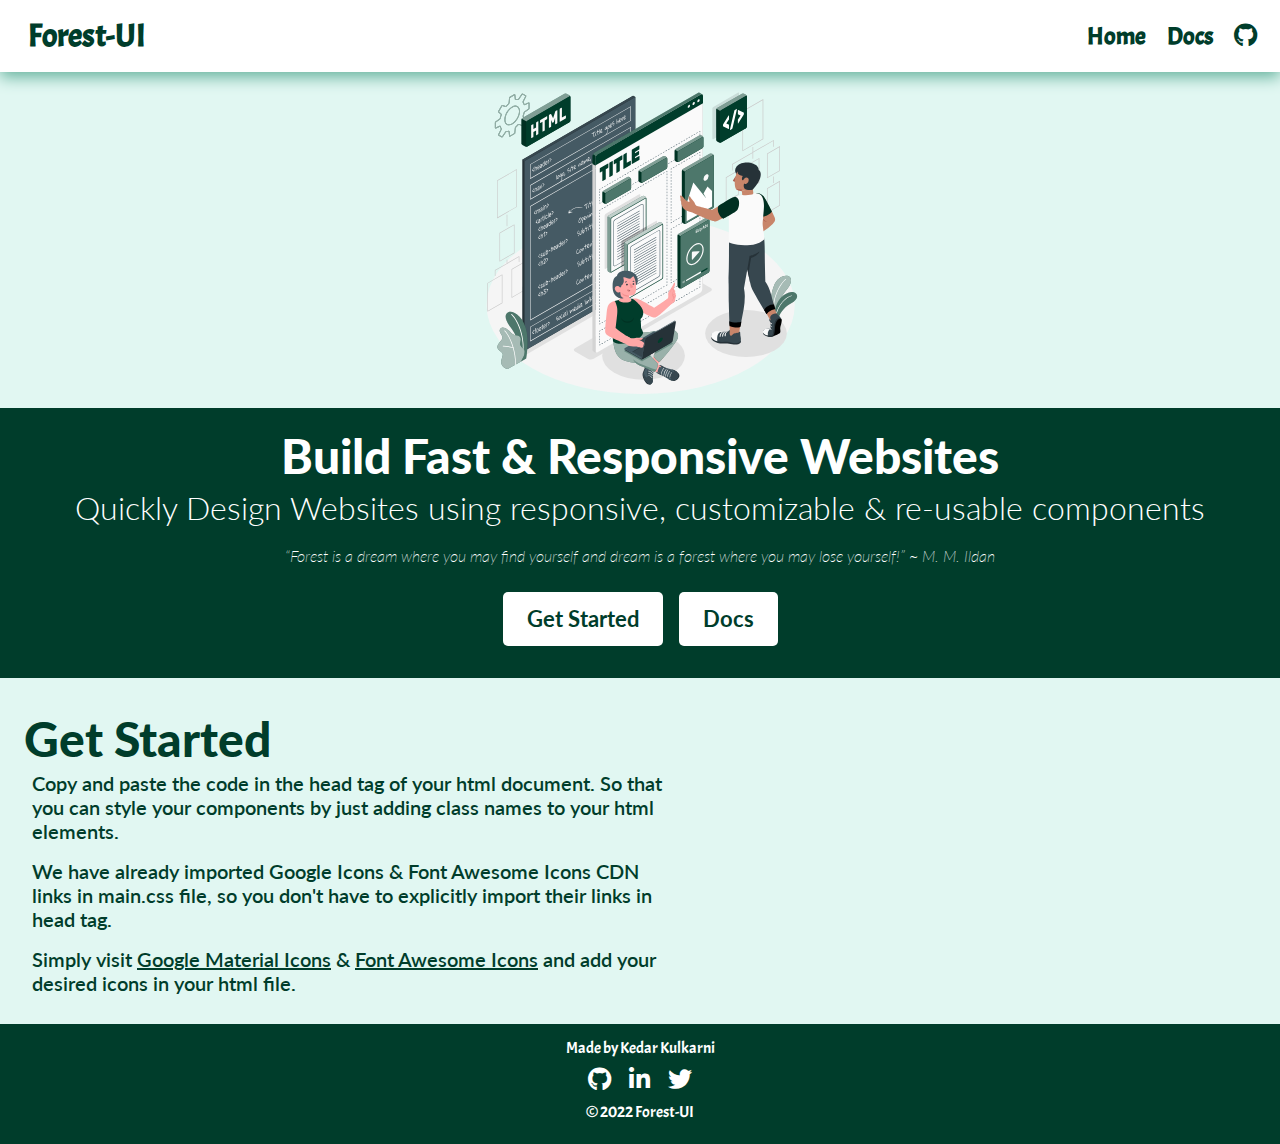
<file: index.html>
<!DOCTYPE html>
<html lang="en">
  <head>
    <meta charset="UTF-8" />
    <meta http-equiv="X-UA-Compatible" content="IE=edge" />
    <meta name="viewport" content="width=device-width, initial-scale=1.0" />
    <link href="/assets/Images/letter-f.ico" type="image/x-icon" rel="icon" />
    <link rel="apple-touch-icon" href="/assets/Images/letter-f.ico" />
    <link rel="stylesheet" href="style.css" />
    <link
      rel="stylesheet"
      href="https://fonts.googleapis.com/icon?family=Material+Icons"
    />
    <link
      rel="stylesheet"
      href="https://cdnjs.cloudflare.com/ajax/libs/font-awesome/5.15.2/css/all.min.css"
      integrity="sha512-HK5fgLBL+xu6dm/Ii3z4xhlSUyZgTT9tuc/hSrtw6uzJOvgRr2a9jyxxT1ely+B+xFAmJKVSTbpM/CuL7qxO8w=="
      crossorigin="anonymous"
    />
    <title>Forest-UI - CSS Library to build faster websites</title>
  </head>
  <body>
    <!-- main nav -->
    <nav>
      <div class="nav-brand fs-md"><a href="#">Forest-UI</a></div>
      <ul class="nav-pills fs-sm-plus fw-bold">
        <li><a href="#">Home</a></li>
        <li><a href="../docs-site/docs.html">Docs</a></li>
        <li>
          <a href="https://github.com/kedark152/Forest-UI" target="_blank"
            ><i class="fab fa-github"></i
          ></a>
        </li>
      </ul>
    </nav>
    <!-- Header -->
    <header class="pd-xsm">
      <img
        class="hero-img"
        src="../assets/Images/forest-hero1.svg"
        alt="hero-image"
      />
    </header>
    <!-- Section-1 -->
    <section class="section-1 flex-column-center pd-sm">
      <h1 class="title">Build Fast & Responsive Websites</h1>
      <h2 class="mg-bottom-sm fw-light">
        Quickly Design Websites using responsive, customizable & re-usable
        components
      </h2>
      <q class="mg-bottom-xsm fs-sm fs-italic fw-lighter">
        “Forest is a dream where you may find yourself and dream is a forest
        where you may lose yourself!” ~ M. M. Ildan
      </q>
      <div class="sec1-buttons flex">
        <a href="#get-started" class="btn btn-solid btn-started fw-bold">
          Get Started
        </a>
        <a href="../docs-site/docs.html" class="btn btn-solid btn-docs fw-bold">
          Docs
        </a>
      </div>
    </section>
    <!-- Section-2:Get Started -->
    <section class="section-2 pd-md flex">
      <div class="gs-text">
        <h1 id="get-started">Get Started</h1>
        <p class="para-md mg-left-xsm">
          Copy and paste the code in the head tag of your html document. So that
          you can style your components by just adding class names to your html
          elements.
        </p>
        <p class="para-md mg-top-sm mg-left-xsm">
          We have already imported Google Icons & Font Awesome Icons CDN links
          in main.css file, so you don't have to explicitly import their links
          in head tag.
        </p>
        <p class="para-md mg-top-sm mg-left-xsm">
          Simply visit
          <a
            class="search-icons-links"
            href="https://fonts.google.com/icons"
            target="_black"
            >Google Material Icons</a
          >
          &
          <a
            class="search-icons-links"
            href="https://fontawesome.com/"
            target="_black"
            >Font Awesome Icons</a
          >
          and add your desired icons in your html file.
        </p>
      </div>
      <div class="gs-code pd-xsm">
        <iframe
          src="https://carbon.now.sh/embed?bg=rgba%28140%2C230%2C195%2C1%29&t=cobalt&wt=none&l=htmlmixed&width=327&ds=true&dsyoff=18px&dsblur=68px&wc=true&wa=false&pv=14px&ph=21px&ln=false&fl=1&fm=Hack&fs=12.5px&lh=136%25&si=false&es=2x&wm=false&code=%253C%21--%2520Import%2520Component%2520Library%2520--%253E%250A%253Clink%2520rel%253D%2522stylesheet%2522%2520href%253D%2522https%253A%252F%252Fforest-ui.netlify.app%252Fstylesheets%252Fmain.css%2522%250A%252F%253E%250A"
          class="install-code"
          sandbox="allow-scripts allow-same-origin"
          style="padding-top: 3.5rem"
        >
        </iframe>
      </div>
    </section>
    <!-- Footer -->
    <footer class="flex-column-center pd-sm">
      <p class="mg-bottom-xsm">Made by Kedar Kulkarni</p>
      <div class="footer-links mg-bottom-xsm">
        <a class="mg-xsm fs-sm-plus" href="https://github.com/kedark152"
          ><i class="fab fa-github"></i
        ></a>
        <a
          class="mg-xsm fs-sm-plus"
          href="https://www.linkedin.com/in/kedark152"
          ><i class="fab fa-linkedin-in"></i
        ></a>
        <a class="mg-xsm fs-sm-plus" href="https://twitter.com/Kulkarni12Kedar"
          ><i class="fab fa-twitter"></i
        ></a>
      </div>
      <p class="copyright mg-bottom-xsm">© 2022 Forest-UI</p>
    </footer>
  </body>
</html>
</file>
<file: style.css>
/* Importing Main Class */

@import url(../stylesheets/main.css);
@import url(../stylesheets/layout/scrollbar.css);


body{
    font-family: var(--lato-font);
}
/* Nav bar CSS */
nav a{
    text-decoration: none;
}

nav{
    display: flex;
    align-items: center;
    background-color: var(--white);
    padding: 1rem 0.75rem;
    font-family: var(--acme-font);
    box-shadow: var(--box-shadow-primary);
}
.nav-brand a{
    font-weight: var(--wgt-bold-dark);
    color: var(--primary);
}
.nav-pills{
    display: flex;
    margin-left: auto;
    flex: 0 1 12rem;
    justify-content: space-around;
    
}
.nav-pills a{
    color: var(--primary);
}
/* Header CSS */
header {
 display: flex;
 justify-content: center;
 background-color: var(--primary-transparent);
}
header .hero-img{
    min-width: 13rem;
    max-width: 20rem;
    height:auto;
    object-fit: cover;
}

.section-1{
  background-color: var(--primary);
  color: var(--white);
  justify-content: center;
}

.sec1-buttons .btn{
    background-color: var(--white);
    color: var(--primary);
    font-size: 1.4rem;
    padding: 1rem 1.5rem;
}

.section-2{
    color: var(--primary);
    background-color: var(--primary-transparent);
    flex-wrap: wrap;
    align-items: center;
    gap: var(--size-md);
}

footer{
    background-color: var(--primary);
    color: var(--white);
    font-family: var(--acme-font);
}

.footer-links a{
    color: var(--white);
}

.fab:hover{
  color: var(--grey-dark);
  cursor: pointer;
}
.gs-text{
    flex: 0 1 40rem;
}
.gs-code{
    flex: 1 1 30rem;
   
}

.install-code{
    border: 0;
    width: 100%;
    height: 17.5rem;
    transform: scale(1);
    overflow: hidden;           
}
.search-icons-links{
    color: var(--primary);
}
</file>
